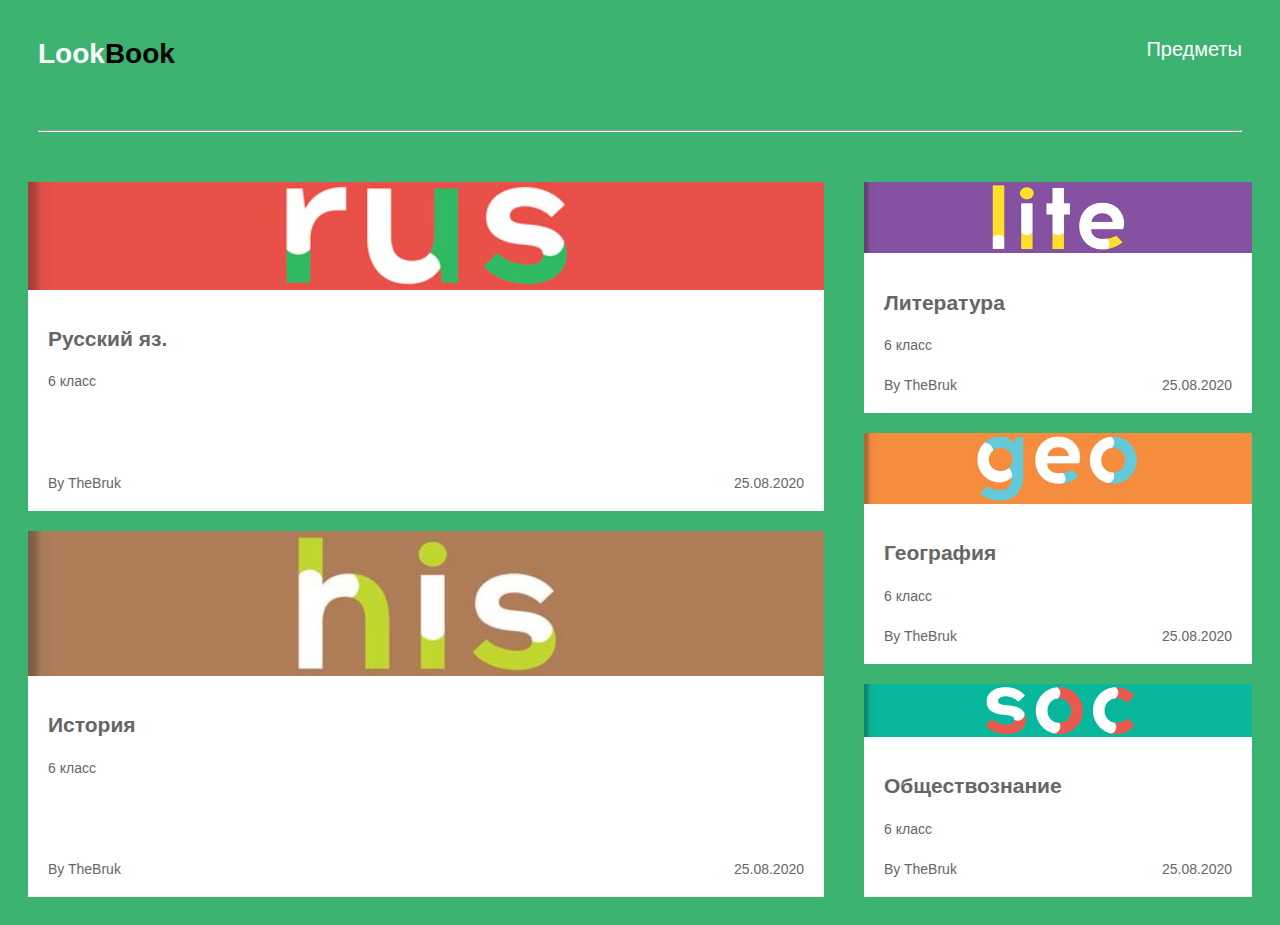
<file: index.html>
<!DOCTYPE html>
<!DOCTYPE html>
<html>
    <head>
        <meta charset="utf-8">
        <title>LookBook. Главная</title>
        <link rel="stylesheet" href="style.css">
    </head>
    <body>
        <header>
            <a href="index.html"><h1 class="header-article"><span id="white">Look</span><span id="black">Book</span></h1></a>
            <div class="header-menu">
                <a class="menu-link" href="nonepage.html">Предметы</a>
            </div>
        </header>
        <hr>
        <div class="columns">
            <div class="column main-column">
                <a href="pages/rus.html" class="article">
                    <img src="images/rus.png" class="article-image">
                    <div class="article-body">
                        <h2 class="article-title">Русский яз.</h2>
                        <p class="article-content">
                            6 класс
                        </p>
                        <footer class="article-info">
                            <span>By TheBruk</span>
                            <span>25.08.2020</span>
                        </footer>
                    </div>
                </a>
                <a href="pages/nonepage.html" class="article">
                    <img src="images/his.png" class="article-image">
                    <div class="article-body">
                        <h2 class="article-title">История</h2>
                        <p class="article-content">
                            6 класс
                        </p>
                        <footer class="article-info">
                            <span>By TheBruk</span>
                            <span>25.08.2020</span>
                        </footer>
                    </div>
                </a>
            </div>
            <div class="column">
                <a href="pages/nonepage.html" class="article">
                    <img src="images/lite.png" class="article-image">
                    <div class="article-body">
                        <h2 class="article-title">Литература</h2>
                        <p class="article-content">
                            6 класс
                        </p>
                        <footer class="article-info">
                            <span>By TheBruk</span>
                            <span>25.08.2020</span>
                        </footer>
                    </div>
                </a>
                <a href="pages/nonepage.html" class="article">
                    <img src="images/geo.png" class="article-image">
                    <div class="article-body">
                        <h2 class="article-title">География</h2>
                        <p class="article-content">
                            6 класс
                        </p>
                        <footer class="article-info">
                            <span>By TheBruk</span>
                            <span>25.08.2020</span>
                        </footer>
                    </div>
                </a>
                <a href="pages/nonepage.html" class="article">
                    <img src="images/soc.png" class="article-image">
                    <div class="article-body">
                        <h2 class="article-title">Обществознание</h2>
                        <p class="article-content">
                            6 класс
                        </p>
                        <footer class="article-info">
                            <span>By TheBruk</span>
                            <span>25.08.2020</span>
                        </footer>
                    </div>
                </a>
            </div>
        </div>
    </body>
</html>
</file>
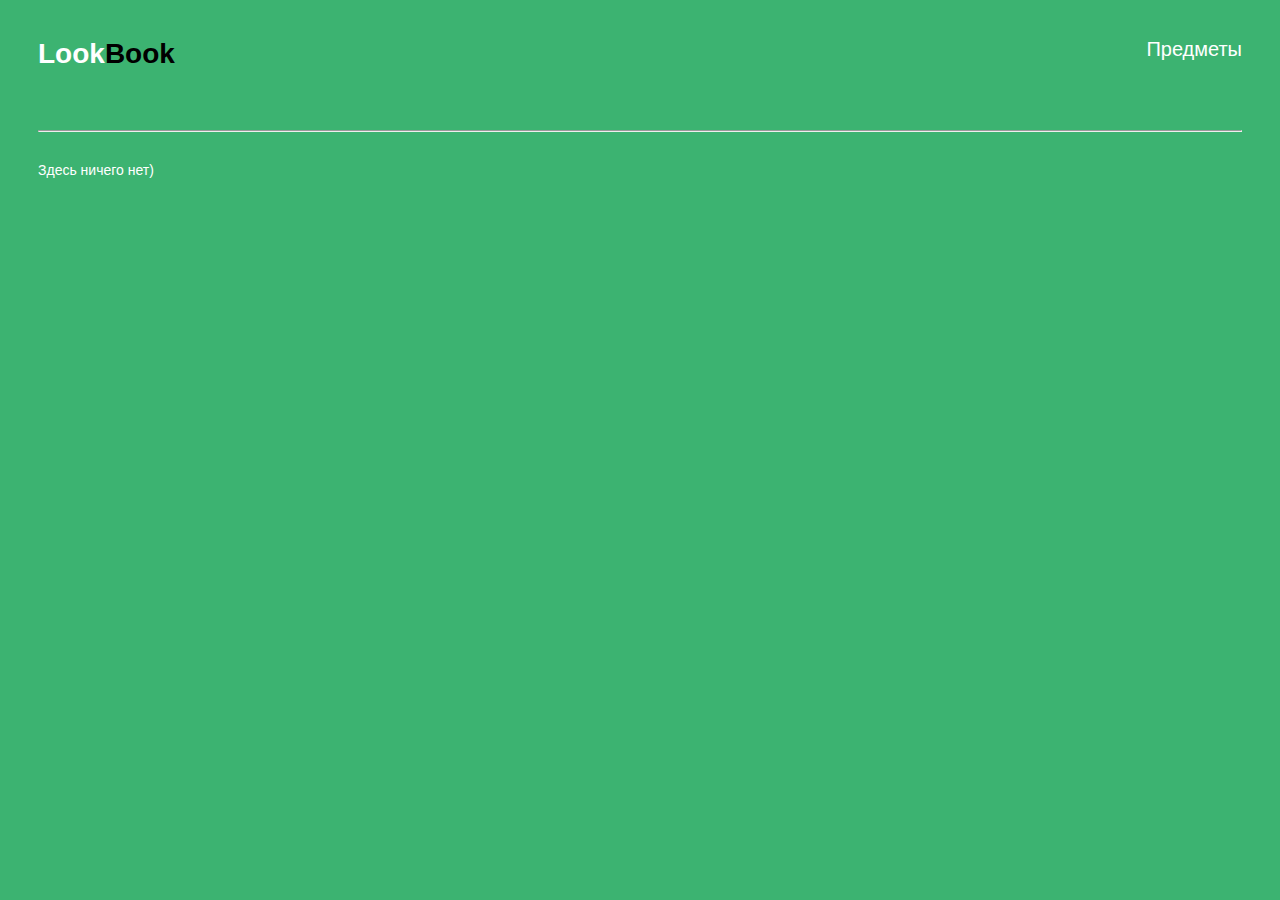
<file: pages/nonepage.html>
<!DOCTYPE html>
<html lang="en">
	<head>
		<meta charset="UTF-8">
		<title>Иди от сюда</title>
		<link rel="stylesheet" type="text/css" href="../style.css">
	</head>
	<body>
		<header>
            <a href="../index.html"><h1 class="header-article"><span id="white">Look</span><span id="black">Book</span></h1></a>
            <div class="header-menu">
                <a class="menu-link" href="nonepage.html">Предметы</a>
            </div>
        </header>
        <hr>
        <p class="nonepage">Здесь ничего нет)</p>
	</body>
</html>
</file>
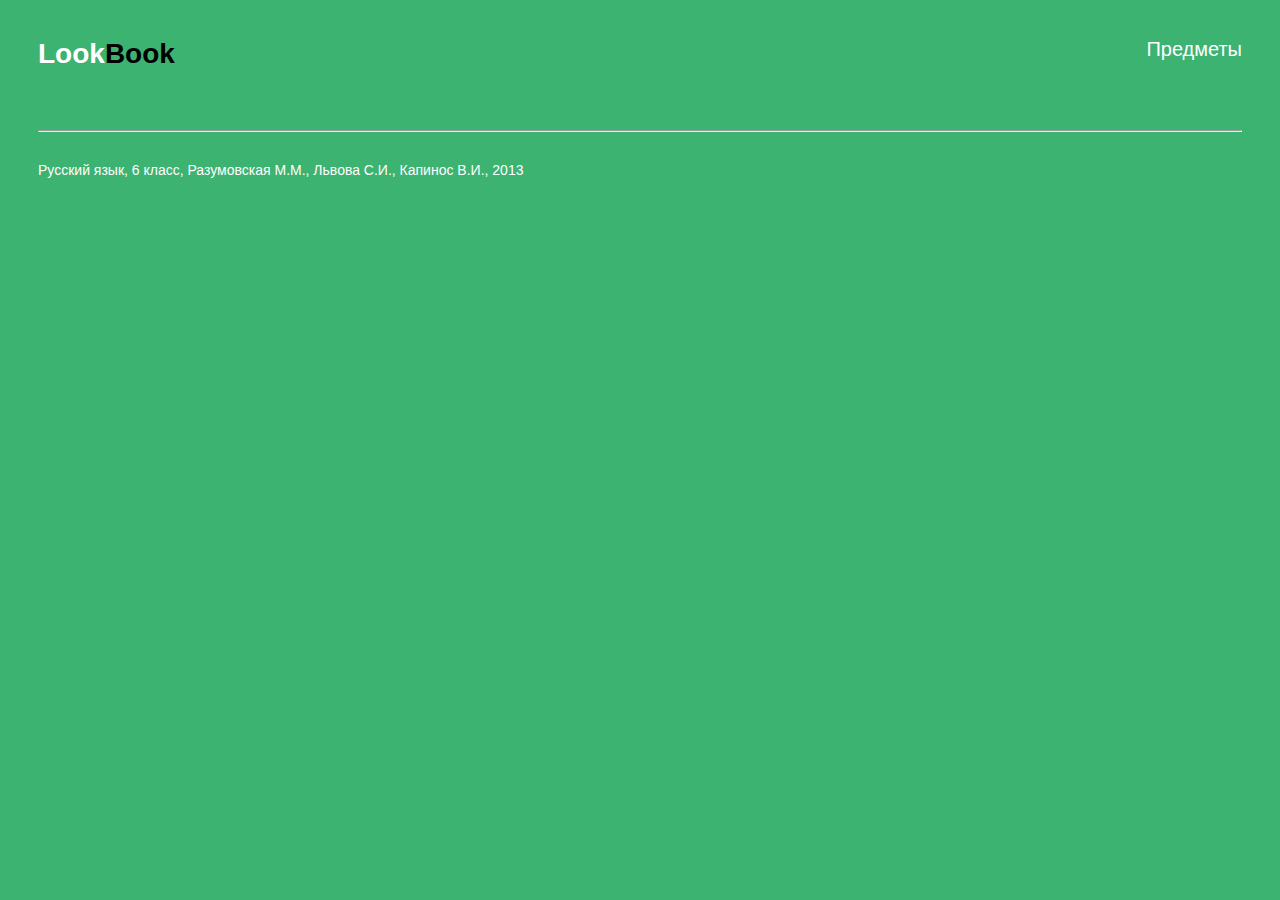
<file: pages/rus.html>
<!DOCTYPE html>
<html lang="en">
	<head>
		<meta charset="UTF-8">
		<title>LookBook. Русский язык</title>
		<link rel="stylesheet" type="text/css" href="../style.css">
	</head>
	<body>
		<header>
            <a href="../index.html"><h1 class="header-article"><span id="white">Look</span><span id="black">Book</span></h1></a>
            <div class="header-menu">
                <a class="menu-link" href="nonepage.html">Предметы</a>
            </div>
        </header>
        <hr>
		<a href="https://drive.google.com/file/d/14EOxDM3AG34Y2o0nH2KByZKzz-RCvDed/view?usp=sharing" class="link-pdf">Русский язык, 6 класс, Разумовская М.М., Львова С.И., Капинос В.И., 2013</a>
	</body>
</html>
</file>
<file: style.css>
html{
    font-family: sans-serif;
    font-size: 14px;
    background-color: mediumseagreen;
}

.columns{
    display: flex;
}

.column{
    padding: 10px;
    flex: 1;
    display: flex;
    flex-direction: column;
}

.main-column{
    flex: 2;
}

.article{
    color: #666;
    background-color: white;
    flex: 1;
    display: flex;
    flex-direction: column;
    flex-basis: auto;
    margin: 10px;
}

a{
    text-decoration: none;
}
.article-image{
    left: 0;
    top: 0;
    display: block;
    width: 100%;
}
.article-body{
    display: flex;
    flex: 1;
    flex-direction: column;
    padding: 20px;
}
.article-content{
    flex: 1;
    margin-top: 5px;
}
.article-info{
    display: flex;
    justify-content: space-between;
    margin-top: 10px;
}
#white{
    color: white;
}
#black{
    color: black;
}
hr{
    margin: 30px;
}
header{
    display: flex;
    flex-direction: row;
    justify-content: space-between;
}
.menu-link{
    color: white;
    font-size: 20px;
}
.header-article, .header-menu{
    margin: 30px;
}
.link-pdf, .nonepage{
    color: white;
    margin-left: 30px;
}}
</file>
